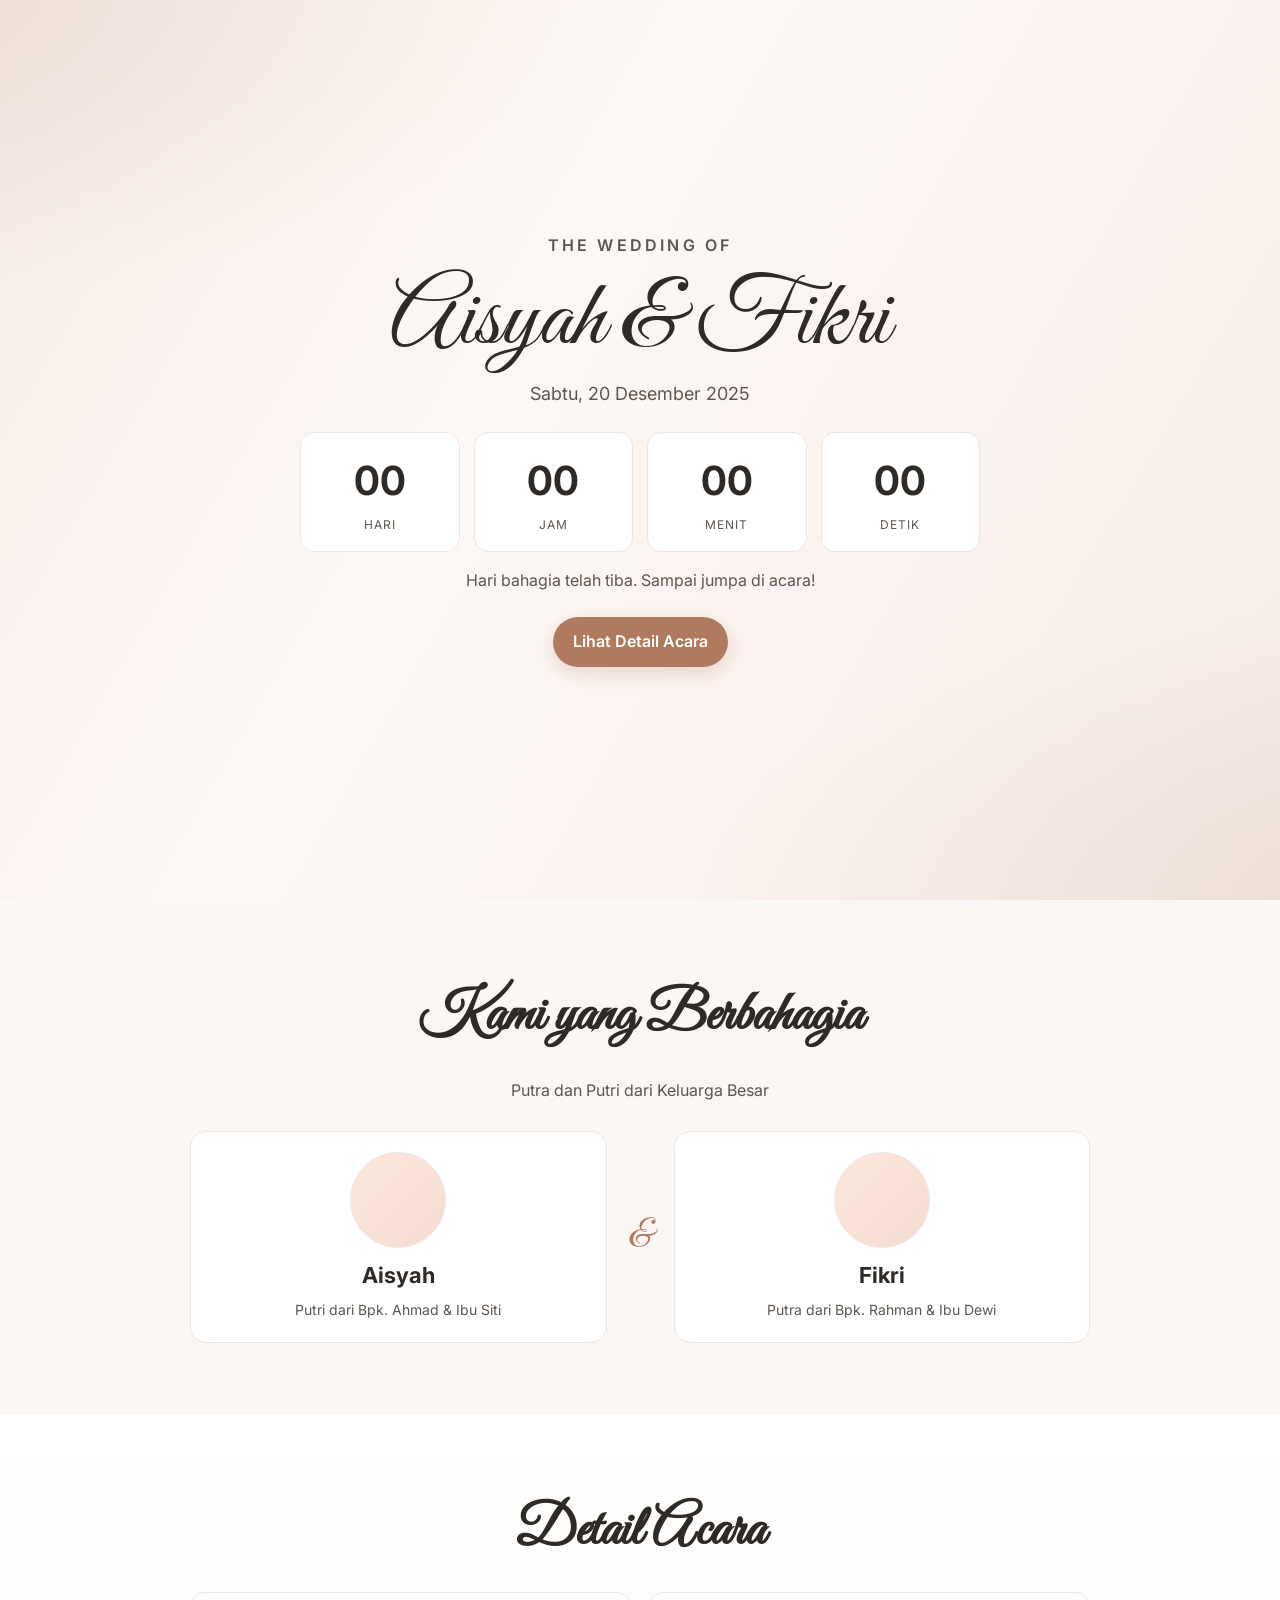
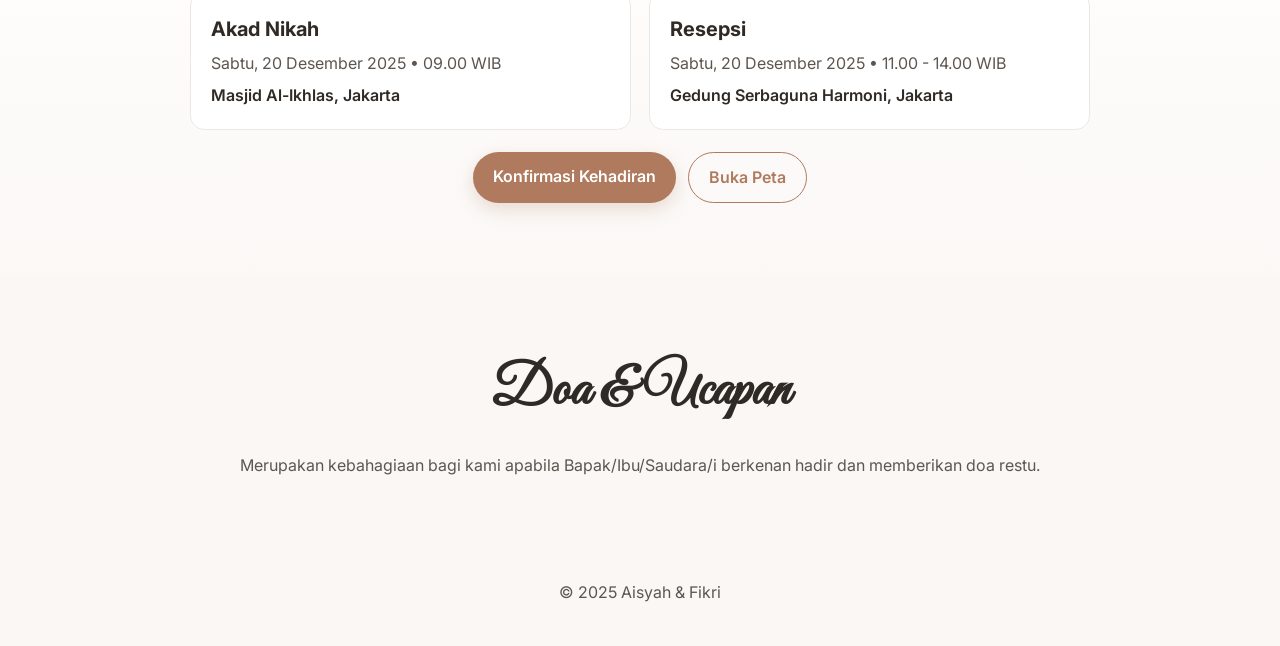
<file: index.html>
<!DOCTYPE html>
<html lang="id">
<head>
    <meta charset="UTF-8">
    <meta name="viewport" content="width=device-width, initial-scale=1.0">
    <title>Undangan Pernikahan</title>
    <link rel="preconnect" href="https://fonts.googleapis.com">
    <link rel="preconnect" href="https://fonts.gstatic.com" crossorigin>
    <link href="https://fonts.googleapis.com/css2?family=Great+Vibes&family=Inter:wght@300;400;600&display=swap" rel="stylesheet">
    <link rel="stylesheet" href="wedding.css">
</head>
<body>
    <header class="hero">
        <div class="overlay"></div>
        <div class="hero-content">
            <p class="invite">The Wedding of</p>
            <h1 class="couple-name">Aisyah & Fikri</h1>
            <p class="date">Sabtu, 20 Desember 2025</p>

            <div class="countdown" id="countdown">
                <div class="time"><span id="days">0</span><small>Hari</small></div>
                <div class="time"><span id="hours">0</span><small>Jam</small></div>
                <div class="time"><span id="minutes">0</span><small>Menit</small></div>
                <div class="time"><span id="seconds">0</span><small>Detik</small></div>
            </div>

            <p class="subtext" id="countdown-note">Hitung mundur menuju hari bahagia</p>
            <a class="btn" href="#acara">Lihat Detail Acara</a>
        </div>
    </header>

    <main>
        <section class="section couple" id="mempelai">
            <h2>Kami yang Berbahagia</h2>
            <p class="couple-desc">Putra dan Putri dari Keluarga Besar</p>
            <div class="couple-card">
                <div class="person">
                    <div class="avatar" aria-hidden="true"></div>
                    <h3>Aisyah</h3>
                    <p>Putri dari Bpk. Ahmad & Ibu Siti</p>
                </div>
                <div class="separator">&amp;</div>
                <div class="person">
                    <div class="avatar" aria-hidden="true"></div>
                    <h3>Fikri</h3>
                    <p>Putra dari Bpk. Rahman & Ibu Dewi</p>
                </div>
            </div>
        </section>

        <section class="section event" id="acara">
            <h2>Detail Acara</h2>
            <div class="event-grid">
                <div class="card">
                    <h3>Akad Nikah</h3>
                    <p class="event-time">Sabtu, 20 Desember 2025 • 09.00 WIB</p>
                    <p class="event-place">Masjid Al-Ikhlas, Jakarta</p>
                </div>
                <div class="card">
                    <h3>Resepsi</h3>
                    <p class="event-time">Sabtu, 20 Desember 2025 • 11.00 - 14.00 WIB</p>
                    <p class="event-place">Gedung Serbaguna Harmoni, Jakarta</p>
                </div>
            </div>
            <div class="cta">
                <a class="btn" target="_blank" rel="noopener" href="https://wa.me/6281234567890?text=Konfirmasi%20kehadiran%20untuk%20Aisyah%20%26%20Fikri">Konfirmasi Kehadiran</a>
                <a class="btn outline" target="_blank" rel="noopener" href="https://maps.google.com/?q=Masjid%20Al-Ikhlas%20Jakarta">Buka Peta</a>
            </div>
        </section>

        <section class="section wishes">
            <h2>Doa & Ucapan</h2>
            <p>Merupakan kebahagiaan bagi kami apabila Bapak/Ibu/Saudara/i berkenan hadir dan memberikan doa restu.</p>
        </section>
    </main>

    <footer class="footer">
        <p>© 2025 Aisyah & Fikri</p>
    </footer>

    <script>
        window.WEDDING_DATE_ISO = '2025-11-30T09:00:00+07:00';
    </script>
    <script src="wedding.js"></script>
</body>
</html>
</file>
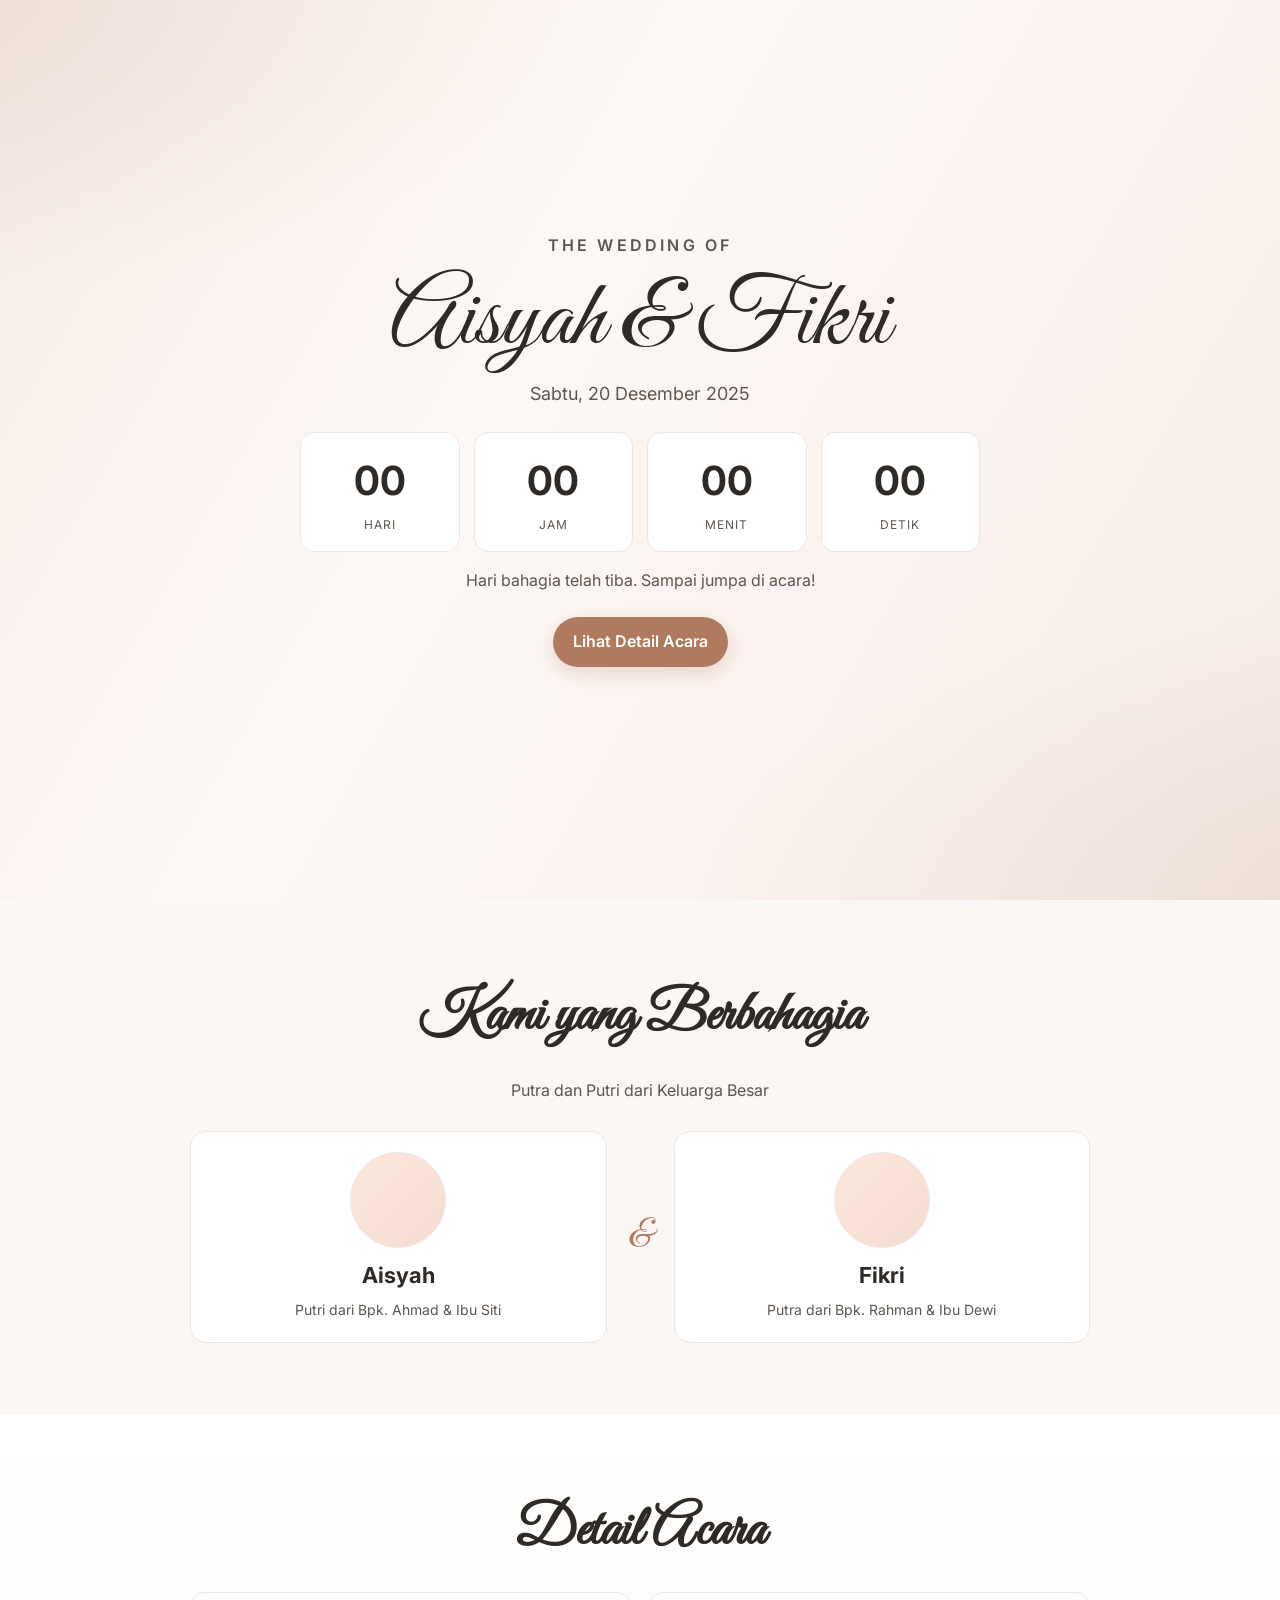
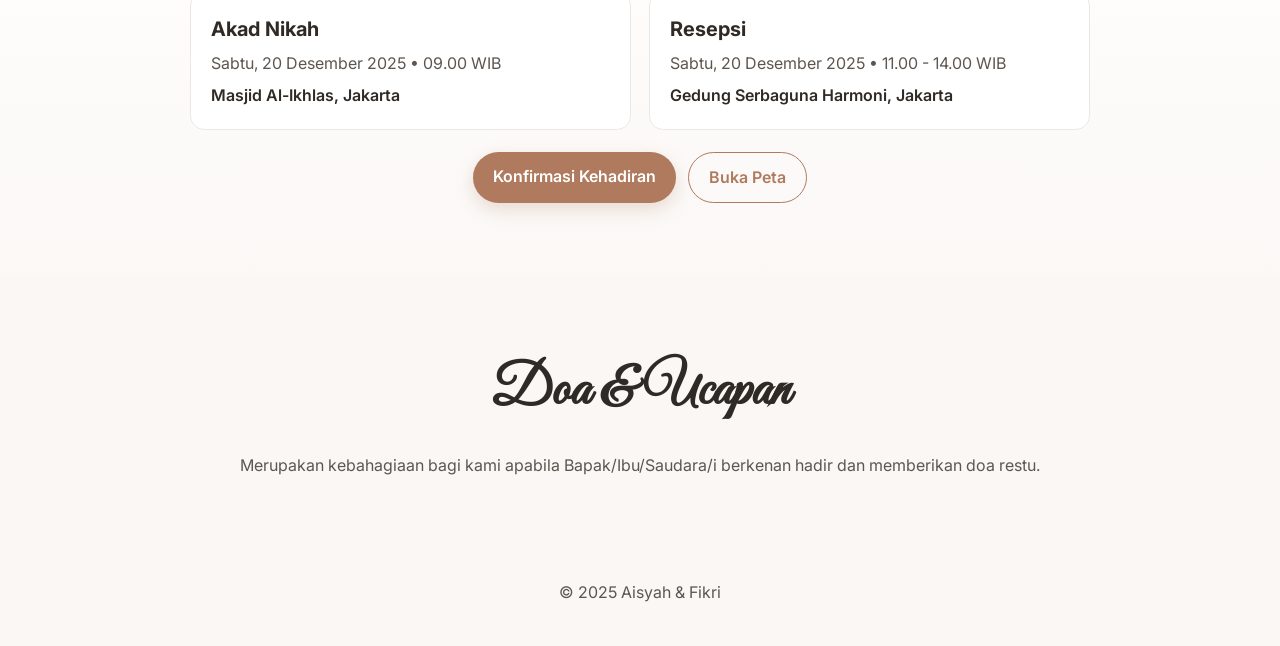
<file: wedding.html>
<!DOCTYPE html>
<html lang="id">
<head>
    <meta charset="UTF-8">
    <meta name="viewport" content="width=device-width, initial-scale=1.0">
    <title>Undangan Pernikahan</title>
    <link rel="preconnect" href="https://fonts.googleapis.com">
    <link rel="preconnect" href="https://fonts.gstatic.com" crossorigin>
    <link href="https://fonts.googleapis.com/css2?family=Great+Vibes&family=Inter:wght@300;400;600&display=swap" rel="stylesheet">
    <link rel="stylesheet" href="wedding.css">
</head>
<body>
    <header class="hero">
        <div class="overlay"></div>
        <div class="hero-content">
            <p class="invite">The Wedding of</p>
            <h1 class="couple-name">Aisyah & Fikri</h1>
            <p class="date">Sabtu, 20 Desember 2025</p>

            <div class="countdown" id="countdown">
                <div class="time"><span id="days">0</span><small>Hari</small></div>
                <div class="time"><span id="hours">0</span><small>Jam</small></div>
                <div class="time"><span id="minutes">0</span><small>Menit</small></div>
                <div class="time"><span id="seconds">0</span><small>Detik</small></div>
            </div>

            <p class="subtext" id="countdown-note">Hitung mundur menuju hari bahagia</p>
            <a class="btn" href="#acara">Lihat Detail Acara</a>
        </div>
    </header>

    <main>
        <section class="section couple" id="mempelai">
            <h2>Kami yang Berbahagia</h2>
            <p class="couple-desc">Putra dan Putri dari Keluarga Besar</p>
            <div class="couple-card">
                <div class="person">
                    <div class="avatar" aria-hidden="true"></div>
                    <h3>Aisyah</h3>
                    <p>Putri dari Bpk. Ahmad & Ibu Siti</p>
                </div>
                <div class="separator">&amp;</div>
                <div class="person">
                    <div class="avatar" aria-hidden="true"></div>
                    <h3>Fikri</h3>
                    <p>Putra dari Bpk. Rahman & Ibu Dewi</p>
                </div>
            </div>
        </section>

        <section class="section event" id="acara">
            <h2>Detail Acara</h2>
            <div class="event-grid">
                <div class="card">
                    <h3>Akad Nikah</h3>
                    <p class="event-time">Sabtu, 20 Desember 2025 • 09.00 WIB</p>
                    <p class="event-place">Masjid Al-Ikhlas, Jakarta</p>
                </div>
                <div class="card">
                    <h3>Resepsi</h3>
                    <p class="event-time">Sabtu, 20 Desember 2025 • 11.00 - 14.00 WIB</p>
                    <p class="event-place">Gedung Serbaguna Harmoni, Jakarta</p>
                </div>
            </div>
            <div class="cta">
                <a class="btn" target="_blank" rel="noopener" href="https://wa.me/6281234567890?text=Konfirmasi%20kehadiran%20untuk%20Aisyah%20%26%20Fikri">Konfirmasi Kehadiran</a>
                <a class="btn outline" target="_blank" rel="noopener" href="https://maps.google.com/?q=Masjid%20Al-Ikhlas%20Jakarta">Buka Peta</a>
            </div>
        </section>

        <section class="section wishes">
            <h2>Doa & Ucapan</h2>
            <p>Merupakan kebahagiaan bagi kami apabila Bapak/Ibu/Saudara/i berkenan hadir dan memberikan doa restu.</p>
        </section>
    </main>

    <footer class="footer">
        <p>© 2025 Aisyah & Fikri</p>
    </footer>

    <script>
        window.WEDDING_DATE_ISO = '2025-10-31T09:00:00+07:00';
    </script>
    <script src="wedding.js"></script>
</body>
</html>
</file>
<file: wedding.css>
* {
    margin: 0;
    padding: 0;
    box-sizing: border-box;
}

:root {
    --bg: #faf7f5;
    --ink: #2f2a25;
    --sub: #5d5650;
    --primary: #b07a5e; /* rose gold */
    --primary-contrast: #fff;
    --card: #ffffff;
    --muted: #ede7e3;
}

html, body {
    height: 100%;
}

body {
    font-family: 'Inter', system-ui, -apple-system, Segoe UI, Roboto, Arial, sans-serif;
    color: var(--ink);
    background: var(--bg);
    line-height: 1.6;
}

/* Hero */
.hero {
    position: relative;
    min-height: 100dvh;
    display: grid;
    place-items: center;
    background: linear-gradient(120deg, #f6ebe6 0%, #fdf8f5 40%, #f6ebe6 100%);
    overflow: hidden;
}

.overlay {
    position: absolute;
    inset: 0;
    pointer-events: none;
    background-image:
        radial-gradient(1200px 500px at -10% 0%, rgba(176, 122, 94, 0.12), transparent 60%),
        radial-gradient(1200px 500px at 110% 100%, rgba(176, 122, 94, 0.12), transparent 60%);
}

.hero-content {
    position: relative;
    text-align: center;
    padding: 32px;
    width: min(920px, 100%);
}

.invite {
    text-transform: uppercase;
    letter-spacing: 0.2em;
    color: var(--sub);
    font-weight: 600;
    margin-bottom: 12px;
}

.couple-name {
    font-family: 'Great Vibes', cursive;
    font-size: clamp(44px, 9vw, 96px);
    font-weight: 400;
    color: var(--ink);
    line-height: 1.05;
    margin-bottom: 8px;
}

.date {
    color: var(--sub);
    font-size: 18px;
    margin-bottom: 24px;
}

.countdown {
    display: grid;
    grid-template-columns: repeat(4, minmax(70px, 1fr));
    gap: 14px;
    justify-items: center;
    width: min(680px, 100%);
    margin: 0 auto 16px;
}

.time {
    background: var(--card);
    border: 1px solid var(--muted);
    border-radius: 14px;
    padding: 16px 12px;
    width: 100%;
}

.time span {
    display: block;
    font-variant-numeric: tabular-nums; 
    font-size: clamp(28px, 6vw, 40px);
    font-weight: 700;
}

.time small {
    display: block;
    color: var(--sub);
    font-size: 12px;
    margin-top: 2px;
    letter-spacing: 0.08em;
    text-transform: uppercase;
}

.subtext {
    color: var(--sub);
    margin-bottom: 24px;
}

.btn {
    display: inline-block;
    background: var(--primary);
    color: var(--primary-contrast);
    padding: 12px 20px;
    border-radius: 999px;
    text-decoration: none;
    font-weight: 600;
    box-shadow: 0 6px 18px rgba(176, 122, 94, 0.25);
    transition: transform 0.2s ease, box-shadow 0.2s ease, opacity 0.2s ease;
}

.btn:hover { transform: translateY(-2px); box-shadow: 0 10px 24px rgba(176, 122, 94, 0.3); }
.btn:active { transform: translateY(0); opacity: 0.9; }

.btn.outline {
    background: transparent;
    color: var(--primary);
    border: 1px solid var(--primary);
    box-shadow: none;
}

/* Sections */
.section {
    padding: 72px 20px;
}

.section h2 {
    font-family: 'Great Vibes', cursive;
    text-align: center;
    font-size: clamp(34px, 6vw, 56px);
    margin-bottom: 16px;
}

.couple-desc {
    text-align: center;
    color: var(--sub);
    margin-bottom: 28px;
}

.couple-card {
    display: grid;
    grid-template-columns: 1fr auto 1fr;
    align-items: center;
    gap: 22px;
    width: min(900px, 92%);
    margin: 0 auto;
}

.person {
    text-align: center;
    background: var(--card);
    border: 1px solid var(--muted);
    border-radius: 16px;
    padding: 20px;
}

.person h3 { font-size: 22px; margin-bottom: 6px; }
.person p { color: var(--sub); font-size: 14px; }

.separator { font-size: 38px; color: var(--primary); font-family: 'Great Vibes', cursive; }

.avatar {
    width: 96px;
    height: 96px;
    border-radius: 50%;
    margin: 0 auto 10px;
    background: linear-gradient(135deg, #fde7dd, #f6dcd0);
    border: 1px solid var(--muted);
}

.event {
    background: linear-gradient(180deg, #fff, #fbf8f6);
}

.event-grid {
    width: min(900px, 92%);
    margin: 12px auto 0;
    display: grid;
    grid-template-columns: repeat(2, 1fr);
    gap: 18px;
}

.card {
    background: var(--card);
    border: 1px solid var(--muted);
    border-radius: 14px;
    padding: 20px;
}

.card h3 { font-size: 20px; margin-bottom: 6px; }
.event-time { color: var(--sub); margin-bottom: 6px; }
.event-place { color: var(--ink); font-weight: 600; }

.cta { text-align: center; margin-top: 22px; display: flex; gap: 12px; justify-content: center; flex-wrap: wrap; }

.wishes { text-align: center; }
.wishes p { color: var(--sub); }

.footer {
    text-align: center;
    padding: 30px 16px 40px;
    color: var(--sub);
}

/* Responsive */
@media (max-width: 720px) {
    .countdown { grid-template-columns: repeat(2, 1fr); }
    .couple-card { grid-template-columns: 1fr; }
    .separator { display: none; }
    .event-grid { grid-template-columns: 1fr; }
}
</file>
